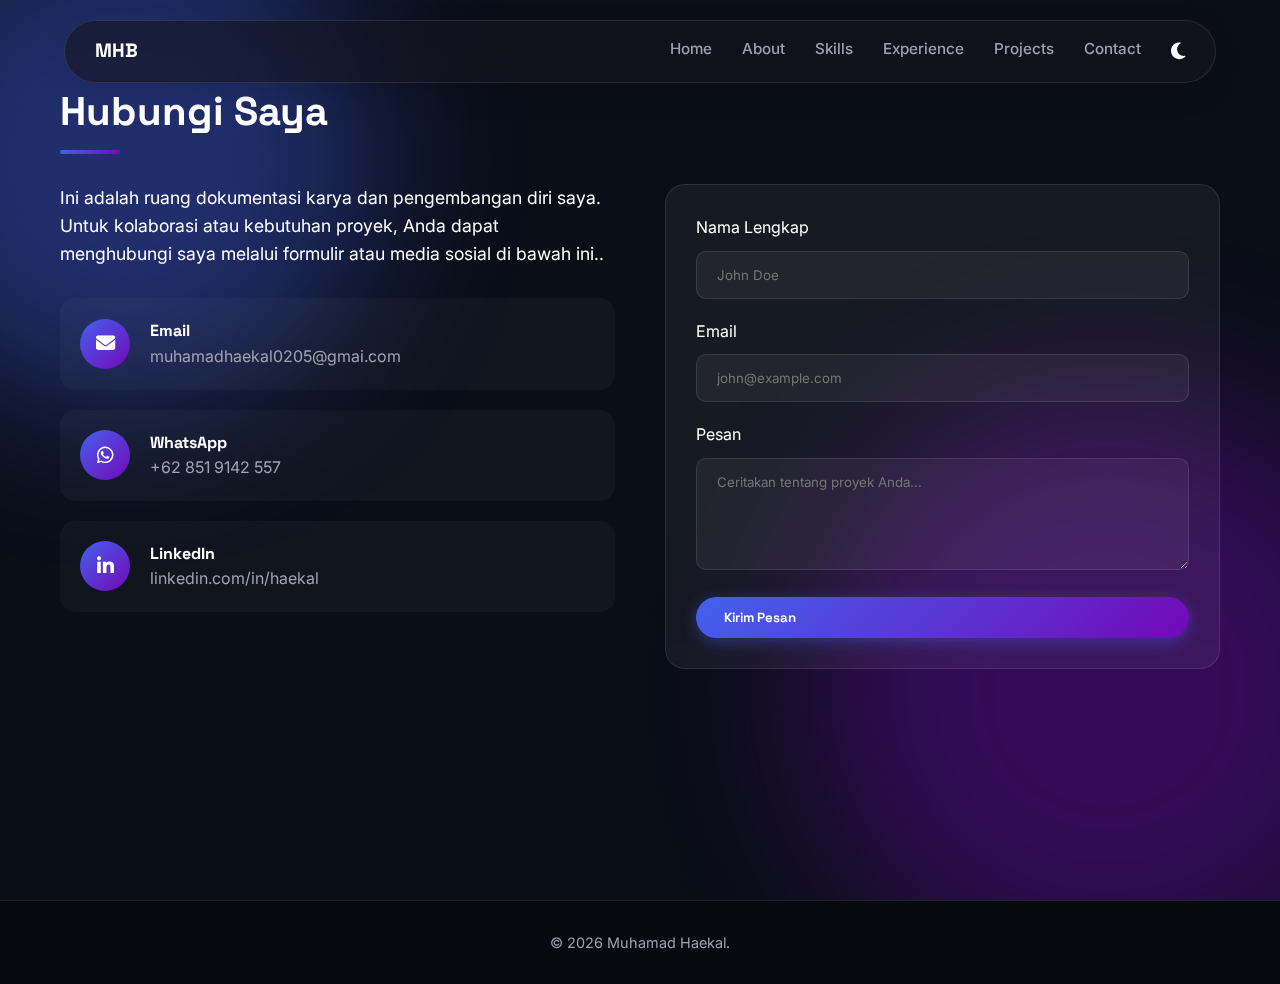
<file: contact.html>
<!DOCTYPE html>
<html lang="id">
<head>
    <meta charset="UTF-8">
    <meta name="viewport" content="width=device-width, initial-scale=1.0">
    <title>Muhamad Haekal | Contact</title>
    <link rel="preconnect" href="https://fonts.googleapis.com">
    <link rel="preconnect" href="https://fonts.gstatic.com" crossorigin>
    <link href="https://fonts.googleapis.com/css2?family=Inter:wght@300;400;600&family=Space+Grotesk:wght@400;600;700&display=swap" rel="stylesheet">
    <link rel="stylesheet" href="https://cdnjs.cloudflare.com/ajax/libs/font-awesome/6.4.0/css/all.min.css">
    <link rel="stylesheet" href="style.css">
</head>
<body>
    <div class="background-blob"><div class="blob blob-1"></div><div class="blob blob-2"></div></div>
    <nav class="navbar">
        <div class="logo" onclick="window.location.href='index.html'">MHB</div>
        <div class="hamburger" onclick="toggleMenu()"><i class="fas fa-bars"></i></div>
        <ul class="nav-links" id="navLinks">
            <li><a href="index.html" class="nav-link">Home</a></li>
            <li><a href="about.html" class="nav-link">About</a></li>
            <li><a href="skills.html" class="nav-link">Skills</a></li>
            <li><a href="experience.html" class="nav-link">Experience</a></li>
            <li><a href="projects.html" class="nav-link">Projects</a></li>
            <li><a href="contact.html" class="nav-link active">Contact</a></li>
            <li class="theme-toggle" onclick="toggleTheme()"><i class="fas fa-moon"></i></li>
        </ul>
    </nav>
    <main class="page-section">
        <div class="container">
            <h2 class="section-title">Hubungi Saya</h2>
            <div class="contact-wrapper">
                <div class="contact-info">
                    <p style="margin-bottom: 30px; font-size: 1.1rem;">Ini adalah ruang dokumentasi karya dan pengembangan diri saya.
Untuk kolaborasi atau kebutuhan proyek, Anda dapat menghubungi saya melalui formulir atau media sosial di bawah ini..</p>
                    <div class="contact-info-card">
                        <a href="#" class="contact-item"><div class="contact-icon"><i class="fas fa-envelope"></i></div><div><h4>Email</h4><p style="color: var(--text-muted);">muhamadhaekal0205@gmai.com</p></div></a>
                        <a href="https://wa.me/qr/3NL6XSVK3PUFN1" class="contact-item"><div class="contact-icon"><i class="fab fa-whatsapp"></i></div><div><h4>WhatsApp</h4><p style="color: var(--text-muted);">+62 851 9142 557</p></div></a>
                        <a href="https://www.linkedin.com/in/muhamad-haekal-03b054394?utm_source=share_via&utm_content=profile&utm_medium=member_android" class="contact-item"><div class="contact-icon"><i class="fab fa-linkedin-in"></i></div><div><h4>LinkedIn</h4><p style="color: var(--text-muted);">linkedin.com/in/haekal</p></div></a>
                    </div>
                </div>
                <form class="glass-card" onsubmit="handleForm(event)">
                    <div class="form-group"><label style="display: block; margin-bottom: 10px;">Nama Lengkap</label><input type="text" class="form-control" required placeholder="John Doe"></div>
                    <div class="form-group"><label style="display: block; margin-bottom: 10px;">Email</label><input type="email" class="form-control" required placeholder="john@example.com"></div>
                    <div class="form-group"><label style="display: block; margin-bottom: 10px;">Pesan</label><textarea class="form-control" rows="5" required placeholder="Ceritakan tentang proyek Anda..."></textarea></div>
                    <button type="submit" class="btn btn-primary" style="width: 100%;">Kirim Pesan</button>
                </form>
            </div>
        </div>
    </main>
    <footer><div class="container"><p style="color: var(--text-muted); font-size: 0.9rem;">&copy; 2026 Muhamad Haekal.</p></div></footer>
    <div id="toast" class="toast"><i class="fas fa-check-circle"></i><span>Pesan berhasil dikirim!</span></div>
    <script src="script.js"></script>
</body>
</html>
</file>
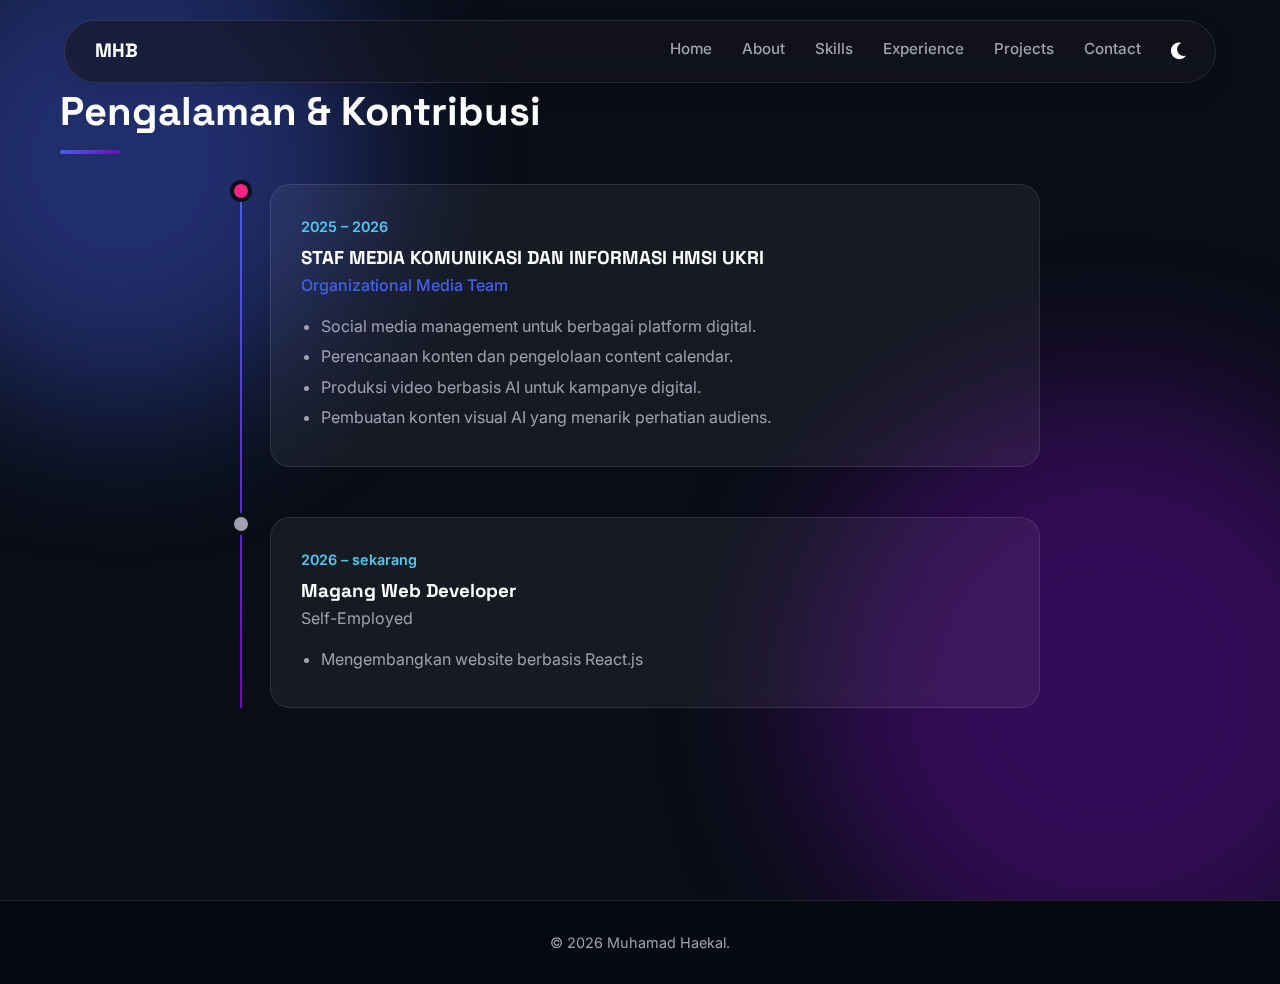
<file: experience.html>
<!DOCTYPE html>
<html lang="id">
<head>
    <meta charset="UTF-8">
    <meta name="viewport" content="width=device-width, initial-scale=1.0">
    <title>Muhamad Haekal | Experience</title>
    <link rel="preconnect" href="https://fonts.googleapis.com">
    <link rel="preconnect" href="https://fonts.gstatic.com" crossorigin>
    <link href="https://fonts.googleapis.com/css2?family=Inter:wght@300;400;600&family=Space+Grotesk:wght@400;600;700&display=swap" rel="stylesheet">
    <link rel="stylesheet" href="https://cdnjs.cloudflare.com/ajax/libs/font-awesome/6.4.0/css/all.min.css">
    <link rel="stylesheet" href="style.css">
</head>
<body>
    <div class="background-blob"><div class="blob blob-1"></div><div class="blob blob-2"></div></div>
    <nav class="navbar">
        <div class="logo" onclick="window.location.href='index.html'">MHB</div>
        <div class="hamburger" onclick="toggleMenu()"><i class="fas fa-bars"></i></div>
        <ul class="nav-links" id="navLinks">
            <li><a href="index.html" class="nav-link">Home</a></li>
            <li><a href="about.html" class="nav-link">About</a></li>
            <li><a href="skills.html" class="nav-link">Skills</a></li>
            <li><a href="experience.html" class="nav-link active">Experience</a></li>
            <li><a href="projects.html" class="nav-link">Projects</a></li>
            <li><a href="contact.html" class="nav-link">Contact</a></li>
            <li class="theme-toggle" onclick="toggleTheme()"><i class="fas fa-moon"></i></li>
        </ul>
    </nav>
    <main class="page-section">
        <div class="container">
            <h2 class="section-title">Pengalaman & Kontribusi</h2>
            <div class="timeline">
                <div class="timeline-item">
                    <div class="timeline-dot"></div>
                    <div class="timeline-content glass-card">
                        <div class="timeline-date">2025 – 2026</div>
                        <h3>STAF MEDIA KOMUNIKASI DAN INFORMASI HMSI UKRI</h3>
                        <p style="color: var(--primary); font-weight: 500;">Organizational Media Team</p>
                        <ul>
                            <li>Social media management untuk berbagai platform digital.</li>
                            <li>Perencanaan konten dan pengelolaan content calendar.</li>
                            <li>Produksi video berbasis AI untuk kampanye digital.</li>
                            <li>Pembuatan konten visual AI yang menarik perhatian audiens.</li>
                        </ul>
                    </div>
                </div>
                <div class="timeline-item">
                    <div class="timeline-dot" style="background: var(--text-muted);"></div>
                    <div class="timeline-content glass-card" style="opacity: 0.7;">
                        <div class="timeline-date">2026 – sekarang</div>
                        <h3>Magang Web Developer</h3>
                        <p style="color: var(--text-muted);">Self-Employed</p>
                        <ul>
                            <li>Mengembangkan website berbasis React.js</li>
                        </ul>
                    </div>
                </div>
            </div>
        </div>
    </main>
    <footer><div class="container"><p style="color: var(--text-muted); font-size: 0.9rem;">&copy; 2026 Muhamad Haekal.</p></div></footer>
    <script src="script.js"></script>
</body>
</html>
</file>
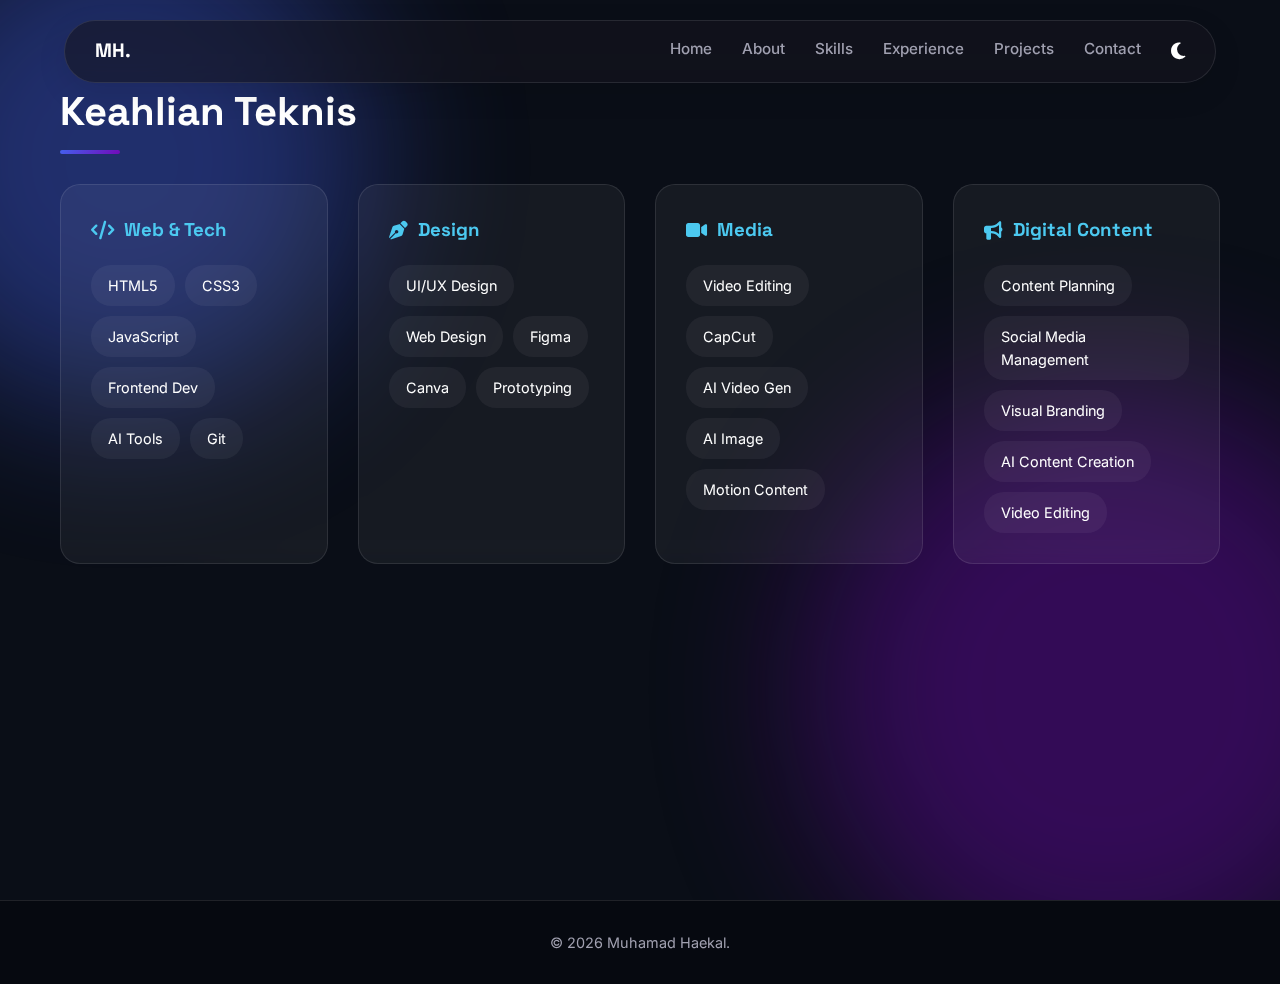
<file: skills.html>
<!DOCTYPE html>
<html lang="id">
<head>
    <meta charset="UTF-8">
    <meta name="viewport" content="width=device-width, initial-scale=1.0">
    <title>Muhamad Haekal | Skills</title>
    <link rel="preconnect" href="https://fonts.googleapis.com">
    <link rel="preconnect" href="https://fonts.gstatic.com" crossorigin>
    <link href="https://fonts.googleapis.com/css2?family=Inter:wght@300;400;600&family=Space+Grotesk:wght@400;600;700&display=swap" rel="stylesheet">
    <link rel="stylesheet" href="https://cdnjs.cloudflare.com/ajax/libs/font-awesome/6.4.0/css/all.min.css">
    <link rel="stylesheet" href="style.css">
</head>
<body>
    <div class="background-blob"><div class="blob blob-1"></div><div class="blob blob-2"></div></div>
    <nav class="navbar">
        <div class="logo" onclick="window.location.href='index.html'">MH.</div>
        <div class="hamburger" onclick="toggleMenu()"><i class="fas fa-bars"></i></div>
        <ul class="nav-links" id="navLinks">
            <li><a href="index.html" class="nav-link">Home</a></li>
            <li><a href="about.html" class="nav-link">About</a></li>
            <li><a href="skills.html" class="nav-link active">Skills</a></li>
            <li><a href="experience.html" class="nav-link">Experience</a></li>
            <li><a href="projects.html" class="nav-link">Projects</a></li>
            <li><a href="contact.html" class="nav-link">Contact</a></li>
            <li class="theme-toggle" onclick="toggleTheme()"><i class="fas fa-moon"></i></li>
        </ul>
    </nav>
    <main class="page-section">
        <div class="container">
            <h2 class="section-title">Keahlian Teknis</h2>
            <div class="skills-grid">
                <div class="skill-category glass-card">
                    <h3><i class="fas fa-code"></i> Web & Tech</h3>
                    <div class="skill-tags"><span class="skill-tag">HTML5</span><span class="skill-tag">CSS3</span><span class="skill-tag">JavaScript</span><span class="skill-tag">Frontend Dev</span><span class="skill-tag">AI Tools</span><span class="skill-tag">Git</span></div>
                </div>
                <div class="skill-category glass-card">
                    <h3><i class="fas fa-pen-nib"></i> Design</h3>
                    <div class="skill-tags"><span class="skill-tag">UI/UX Design</span><span class="skill-tag">Web Design</span><span class="skill-tag">Figma</span><span class="skill-tag">Canva</span><span class="skill-tag">Prototyping</span></div>
                </div>
                <div class="skill-category glass-card">
                    <h3><i class="fas fa-video"></i> Media</h3>
                    <div class="skill-tags"><span class="skill-tag">Video Editing</span><span class="skill-tag">CapCut</span><span class="skill-tag">AI Video Gen</span><span class="skill-tag">AI Image</span><span class="skill-tag">Motion Content</span></div>
                </div>
                <div class="skill-category glass-card">
                    <h3><i class="fas fa-bullhorn"></i> Digital Content</h3>
                    <div class="skill-tags"><span class="skill-tag">Content Planning</span><span class="skill-tag">Social Media Management</span><span class="skill-tag">Visual Branding</span><span class="skill-tag">AI Content Creation</span><span class="skill-tag">Video Editing</span></div>
                </div>
            </div>
        </div>
    </main>
    <footer><div class="container"><p style="color: var(--text-muted); font-size: 0.9rem;">&copy; 2026 Muhamad Haekal.</p></div></footer>
    <script src="script.js"></script>
</body>
</html>
</file>
<file: style.css>
/* --- CSS VARIABLES & THEME CONFIG --- */
:root {
    --bg-dark: #0a0e17;
    --bg-card: rgba(255, 255, 255, 0.05);
    --bg-glass: rgba(20, 20, 30, 0.6);
    
    --primary: #4361ee;      /* Electric Blue */
    --secondary: #f72585;    /* Neon Pink */
    --accent: #4cc9f0;       /* Cyber Green */
    --purple: #7209b7;       /* Neon Purple */
    
    --text-main: #ffffff;
    --text-muted: #a0a0b0;
    
    --gradient-main: linear-gradient(135deg, var(--primary), var(--purple));
    --gradient-text: linear-gradient(90deg, var(--accent), var(--secondary));
    
    --border-radius: 20px;
    --glass-border: 1px solid rgba(255, 255, 255, 0.1);
    
    --font-heading: 'Space Grotesk', sans-serif;
    --font-body: 'Inter', sans-serif;
    
    --transition: all 0.3s cubic-bezier(0.25, 0.8, 0.25, 1);
}

/* Light Mode Variables */
body.light-mode {
    --bg-dark: #f0f2f5;
    --bg-card: rgba(255, 255, 255, 0.6);
    --bg-glass: rgba(255, 255, 255, 0.8);
    --text-main: #1a1a2e;
    --text-muted: #555566;
    --glass-border: 1px solid rgba(0, 0, 0, 0.05);
}

/* --- RESET & BASE STYLES --- */
* { margin: 0; padding: 0; box-sizing: border-box; }
html { scroll-behavior: smooth; }
body {
    background-color: var(--bg-dark);
    color: var(--text-main);
    font-family: var(--font-body);
    line-height: 1.6;
    overflow-x: hidden;
    transition: background-color 0.5s ease, color 0.5s ease;
}

/* Animated Background Blobs */
.background-blob {
    position: fixed; top: 0; left: 0; width: 100%; height: 100vh; z-index: -1; overflow: hidden; pointer-events: none;
}
.blob { position: absolute; border-radius: 50%; filter: blur(80px); opacity: 0.4; animation: float 10s infinite alternate; }
.blob-1 { top: -10%; left: -10%; width: 500px; height: 500px; background: var(--primary); animation-duration: 12s; }
.blob-2 { bottom: -10%; right: -10%; width: 600px; height: 600px; background: var(--purple); animation-duration: 15s; }
.blob-3 { top: 40%; left: 40%; width: 300px; height: 300px; background: var(--secondary); opacity: 0.2; animation-duration: 9s; }

@keyframes float {
    0% { transform: translate(0, 0) scale(1); }
    100% { transform: translate(30px, 50px) scale(1.1); }
}

a { text-decoration: none; color: inherit; transition: var(--transition); }
ul { list-style: none; }
img { max-width: 100%; display: block; border-radius: var(--border-radius); }

/* --- LAYOUT UTILITIES --- */
.container { max-width: 1200px; margin: 0 auto; padding: 0 20px; }
.page-section { padding: 80px 0; min-height: 100vh; display: block; animation: fadeIn 0.6s ease forwards; }
@keyframes fadeIn { from { opacity: 0; transform: translateY(20px); } to { opacity: 1; transform: translateY(0); } }

/* --- TYPOGRAPHY --- */
h1, h2, h3, h4 { font-family: var(--font-heading); font-weight: 700; }
.gradient-text { background: var(--gradient-text); -webkit-background-clip: text; -webkit-text-fill-color: transparent; display: inline-block; }
.section-title { font-size: 2.5rem; margin-bottom: 40px; position: relative; display: inline-block; }
.section-title::after { content: ''; position: absolute; bottom: -10px; left: 0; width: 60px; height: 4px; background: var(--gradient-main); border-radius: 2px; }

/* --- NAVIGATION --- */
.navbar {
    position: fixed; top: 20px; left: 50%; transform: translateX(-50%);
    width: 90%; max-width: 1200px;
    background: var(--bg-glass); backdrop-filter: blur(12px); -webkit-backdrop-filter: blur(12px);
    border: var(--glass-border); border-radius: 50px; padding: 15px 30px;
    z-index: 1000; display: flex; justify-content: space-between; align-items: center;
    box-shadow: 0 10px 30px rgba(0,0,0,0.1);
}
.logo { font-family: var(--font-heading); font-weight: 700; font-size: 1.2rem; cursor: pointer; }
.nav-links { display: flex; gap: 30px; }
.nav-link { font-size: 0.95rem; font-weight: 500; color: var(--text-muted); cursor: pointer; position: relative; }
.nav-link:hover, .nav-link.active { color: var(--text-main); }
.nav-link.active::after { content: ''; position: absolute; bottom: -5px; left: 50%; transform: translateX(-50%); width: 5px; height: 5px; background: var(--secondary); border-radius: 50%; }
.theme-toggle { cursor: pointer; font-size: 1.2rem; color: var(--text-main); transition: transform 0.3s; }
.theme-toggle:hover { transform: rotate(15deg); }
.hamburger { display: none; cursor: pointer; font-size: 1.5rem; }

/* --- BUTTONS --- */
.btn { display: inline-flex; align-items: center; gap: 10px; padding: 12px 28px; border-radius: 30px; font-weight: 600; cursor: pointer; transition: var(--transition); border: none; font-family: var(--font-heading); }
.btn-primary { background: var(--gradient-main); color: white; box-shadow: 0 4px 15px rgba(67, 97, 238, 0.4); }
.btn-primary:hover { transform: translateY(-3px); box-shadow: 0 8px 25px rgba(67, 97, 238, 0.6); }
.btn-outline { background: transparent; border: 2px solid var(--primary); color: var(--text-main); }
.btn-outline:hover { background: rgba(67, 97, 238, 0.1); }

/* --- CARDS & GLASSMORPHISM --- */
.glass-card { background: var(--bg-card); backdrop-filter: blur(10px); border: var(--glass-border); border-radius: var(--border-radius); padding: 30px; transition: var(--transition); }
.glass-card:hover { transform: translateY(-5px); border-color: rgba(255,255,255,0.2); box-shadow: 0 10px 30px rgba(0,0,0,0.2); }

/* --- HOME HERO --- */
#home-section { display: flex; align-items: center; justify-content: center; padding-top: 100px; min-height: 100vh; }
.hero-layout { display: grid; grid-template-columns: 1.2fr 1fr; gap: 50px; align-items: center; width: 100%; }
.hero-content { text-align: left; }
.hero-content h1 { font-size: 4rem; line-height: 1.1; margin-bottom: 20px; }
.hero-role { font-size: 1.5rem; color: var(--accent); margin-bottom: 10px; font-weight: 600; display: inline-block; background: rgba(76, 201, 240, 0.1); padding: 5px 15px; border-radius: 20px; }
.hero-tagline { font-size: 1.1rem; color: var(--text-muted); margin-bottom: 40px; letter-spacing: 1px; }
.hero-buttons { display: flex; gap: 20px; }
.hero-image-container { position: relative; display: flex; justify-content: center; align-items: center; }
.hero-image-bg { position: absolute; width: 350px; height: 450px; background: var(--gradient-text); border-radius: 40% 60% 70% 30% / 40% 50% 60% 50%; z-index: -1; filter: blur(40px); opacity: 0.6; animation: morph 8s ease-in-out infinite; }
@keyframes morph { 0% { border-radius: 40% 60% 70% 30% / 40% 50% 60% 50%; transform: rotate(0deg); } 50% { border-radius: 60% 40% 30% 70% / 60% 30% 70% 40%; transform: rotate(10deg); } 100% { border-radius: 40% 60% 70% 30% / 40% 50% 60% 50%; transform: rotate(0deg); } }
.hero-img { width: 350px; height: 450px; object-fit: cover; border-radius: 30px; border: 2px solid rgba(255, 255, 255, 0.2); box-shadow: 0 20px 50px rgba(0,0,0,0.3); transform: rotate(-3deg); transition: var(--transition); z-index: 1; }
.hero-img:hover { transform: rotate(0deg) scale(1.02); border-color: var(--primary); }
.home-skills-preview { margin-top: 50px; display: flex; gap: 20px; flex-wrap: wrap; }
.skill-mini-card { background: rgba(255,255,255,0.03); padding: 15px 25px; border-radius: 15px; border: 1px solid rgba(255,255,255,0.05); display: flex; align-items: center; gap: 10px; font-size: 0.9rem; font-weight: 600; }
.skill-mini-card i { color: var(--secondary); }

/* --- ABOUT --- */
.about-grid { display: grid; grid-template-columns: 1fr 1fr; gap: 50px; align-items: center; }
.about-img-wrapper { position: relative; }
.about-img-wrapper::before { content: ''; position: absolute; top: -20px; left: -20px; width: 100%; height: 100%; border: 2px solid var(--secondary); border-radius: var(--border-radius); z-index: -1; }
.about-stats { display: flex; gap: 30px; margin-top: 30px; }
.stat-item h3 { font-size: 2rem; color: var(--primary); }
.stat-item p { font-size: 0.9rem; color: var(--text-muted); }

/* --- SKILLS --- */
.skills-grid { display: grid; grid-template-columns: repeat(auto-fit, minmax(250px, 1fr)); gap: 30px; }
.skill-category h3 { margin-bottom: 20px; color: var(--accent); display: flex; align-items: center; gap: 10px; }
.skill-tags { display: flex; flex-wrap: wrap; gap: 10px; }
.skill-tag { background: rgba(255,255,255,0.05); padding: 8px 16px; border-radius: 20px; font-size: 0.9rem; border: 1px solid transparent; transition: var(--transition); }
.skill-tag:hover { border-color: var(--primary); background: rgba(67, 97, 238, 0.1); }

/* --- EXPERIENCE --- */
.timeline { position: relative; max-width: 800px; margin: 0 auto; }
.timeline::before { content: ''; position: absolute; left: 0; top: 0; bottom: 0; width: 2px; background: var(--gradient-main); }
.timeline-item { margin-left: 30px; margin-bottom: 50px; position: relative; }
.timeline-dot { position: absolute; left: -36px; top: 0; width: 14px; height: 14px; background: var(--secondary); border-radius: 50%; box-shadow: 0 0 0 4px var(--bg-dark); }
.timeline-date { color: var(--accent); font-size: 0.9rem; margin-bottom: 5px; font-weight: 600; }
.timeline-content ul { margin-top: 15px; padding-left: 20px; list-style: disc; color: var(--text-muted); }
.timeline-content li { margin-bottom: 5px; }

/* --- PROJECTS --- */
.projects-grid { display: grid; grid-template-columns: repeat(auto-fill, minmax(300px, 1fr)); gap: 30px; }
.project-card { overflow: hidden; display: flex; flex-direction: column; height: 100%; cursor: pointer; }
.project-thumb { height: 200px; width: 100%; object-fit: cover; border-radius: var(--border-radius) var(--border-radius) 0 0; transition: transform 0.5s ease; }
.project-card:hover .project-thumb { transform: scale(1.05); }
.project-info { padding: 25px; flex-grow: 1; display: flex; flex-direction: column; }
.project-cat { font-size: 0.8rem; color: var(--secondary); text-transform: uppercase; letter-spacing: 1px; margin-bottom: 5px; }
.project-title { font-size: 1.3rem; margin-bottom: 10px; }
.project-desc { color: var(--text-muted); font-size: 0.9rem; margin-bottom: 20px; flex-grow: 1; }
.tech-stack {
  display: flex;
  flex-wrap: wrap;          /* biar responsif */
  gap: 10px;
  margin-bottom: 20px;
}
.tech-badge {
  height: 36px;
  padding: 0 18px;
  display: flex;
  align-items: center;
  justify-content: center;
  border-radius: 999px;
  font-size: 0.75rem;
  line-height: 1;
  white-space: nowrap;
  background: linear-gradient(135deg, rgba(99,102,241,0.15), rgba(168,85,247,0.15));
  border: 1px solid rgba(168,85,247,0.25);
  color: #fff;
  backdrop-filter: blur(10px);
  transition: all 0.3s ease;
}

.tech-badge:hover {
  transform: translateY(-2px) scale(1.03);
  box-shadow: 0 0 15px rgba(168,85,247,0.4);
}


.tech-icon { font-size: 1.2rem; }

/* --- PROJECT DETAIL --- */
.detail-header { text-align: center; margin-bottom: 50px; }
.detail-gallery { display: grid; grid-template-columns: 2fr 1fr; gap: 20px; margin-bottom: 40px; }


/* Container Grid untuk Foto Utama & Samping */
.detail-gallery {
    display: grid;
    grid-template-columns: 2fr 1fr; /* Kiri besar, kanan kecil */
    gap: 20px;
    margin-bottom: 40px;
    align-items: start;
}

/* ===== KIRI (MAIN MEDIA) ===== */
.gallery-main {
    width: 100%;
    height: 100%;
    aspect-ratio: 16 / 9;          /* Konsisten proporsi */
    object-fit: cover;
    object-position: center;
    border-radius: var(--border-radius);
    display: block;
}

/* ===== KANAN (GRID MEDIA) ===== */
.gallery-side {
    display: grid;                 /* ❗ ganti flex → grid */
    grid-template-columns: repeat( 1fr); /* 2 kolom */
    gap: 20px;
}

/* ITEM KANAN */
.gallery-side-item {
    width: 100%;
    height: 100%;
    aspect-ratio: 3 / 4;           /* konsisten ukuran */
    object-fit: cover;
    object-position: center;
    border-radius: var(--border-radius);
    display: block;
    background: #0b1220;           /* fallback bg */
}

/* Video khusus */
.gallery-side-item.video-content {
    object-fit: contain;           /* video utuh */
    background-color: rgba(255, 255, 255, 0.05);
    padding: 10px;
    box-sizing: border-box;
}

/* Video global */
video.gallery-main, 
video.gallery-side-item {
    width: 100%;
    height: 100%;
    border-radius: var(--border-radius);
}

.detail-content { display: grid; grid-template-columns: 2fr 1fr; gap: 50px; }
.detail-sidebar .glass-card { position: sticky; top: 100px; }
.project-meta-list li { display: flex; justify-content: space-between; padding: 10px 0; border-bottom: 1px solid rgba(255,255,255,0.05); }
.project-meta-label { color: var(--text-muted); }
.project-meta-val { font-weight: 600; text-align: right; }

/* --- CONTACT --- */
.contact-wrapper { display: grid; grid-template-columns: 1fr 1fr; gap: 50px; }
.contact-info-card { display: flex; flex-direction: column; gap: 20px; }
.contact-item { display: flex; align-items: center; gap: 20px; padding: 20px; background: rgba(255,255,255,0.03); border-radius: 15px; transition: var(--transition); }
.contact-item:hover { background: rgba(255,255,255,0.08); }
.contact-icon { width: 50px; height: 50px; background: var(--gradient-main); border-radius: 50%; display: flex; align-items: center; justify-content: center; font-size: 1.2rem; color: white; }
.form-group { margin-bottom: 20px; }
.form-control { width: 100%; padding: 15px 20px; background: rgba(255,255,255,0.05); border: 1px solid rgba(255,255,255,0.1); border-radius: 10px; color: var(--text-main); font-family: var(--font-body); transition: var(--transition); }
.form-control:focus { outline: none; border-color: var(--primary); background: rgba(255,255,255,0.1); }

/* --- FOOTER --- */
footer { background: rgba(0,0,0,0.3); padding: 30px 0; text-align: center; margin-top: auto; border-top: var(--glass-border); }
.social-links { display: flex; justify-content: center; gap: 20px; margin-bottom: 20px; }
.social-icon { width: 40px; height: 40px; border-radius: 50%; background: rgba(255,255,255,0.05); display: flex; align-items: center; justify-content: center; transition: var(--transition); }
.social-icon:hover { background: var(--primary); transform: translateY(-3px); }

/* --- TOAST --- */
.toast { position: fixed; bottom: 30px; right: 30px; background: var(--bg-glass); backdrop-filter: blur(15px); border: 1px solid var(--accent); color: var(--text-main); padding: 15px 25px; border-radius: 10px; display: flex; align-items: center; gap: 15px; transform: translateY(100px); opacity: 0; transition: all 0.4s ease; z-index: 2000; }
.toast.show { transform: translateY(0); opacity: 1; }
.toast i { color: var(--accent); }

/* --- RESPONSIVE --- */
@media (max-width: 768px) {
    .navbar { width: 95%; padding: 15px; }
    .nav-links { position: fixed; top: 80px; left: 50%; transform: translateX(-50%) scaleY(0); background: var(--bg-dark); flex-direction: column; width: 90%; padding: 20px; border-radius: 20px; border: var(--glass-border); text-align: center; transform-origin: top; transition: transform 0.3s ease; }
    .nav-links.active { transform: translateX(-50%) scaleY(1); }
    .hamburger { display: block; }
    .hero-layout, .about-grid, .detail-gallery, .detail-content, .contact-wrapper { grid-template-columns: 1fr; }
    .hero-content { display: flex; flex-direction: column; align-items: center; text-align: center; }
    .hero-buttons { justify-content: center; }
    .hero-img { width: 280px; height: 350px; transform: rotate(0deg); }
    .hero-image-bg { width: 280px; height: 350px; }
    .detail-sidebar { position: static; }
    .gallery-side { display: none; }
}
</file>
